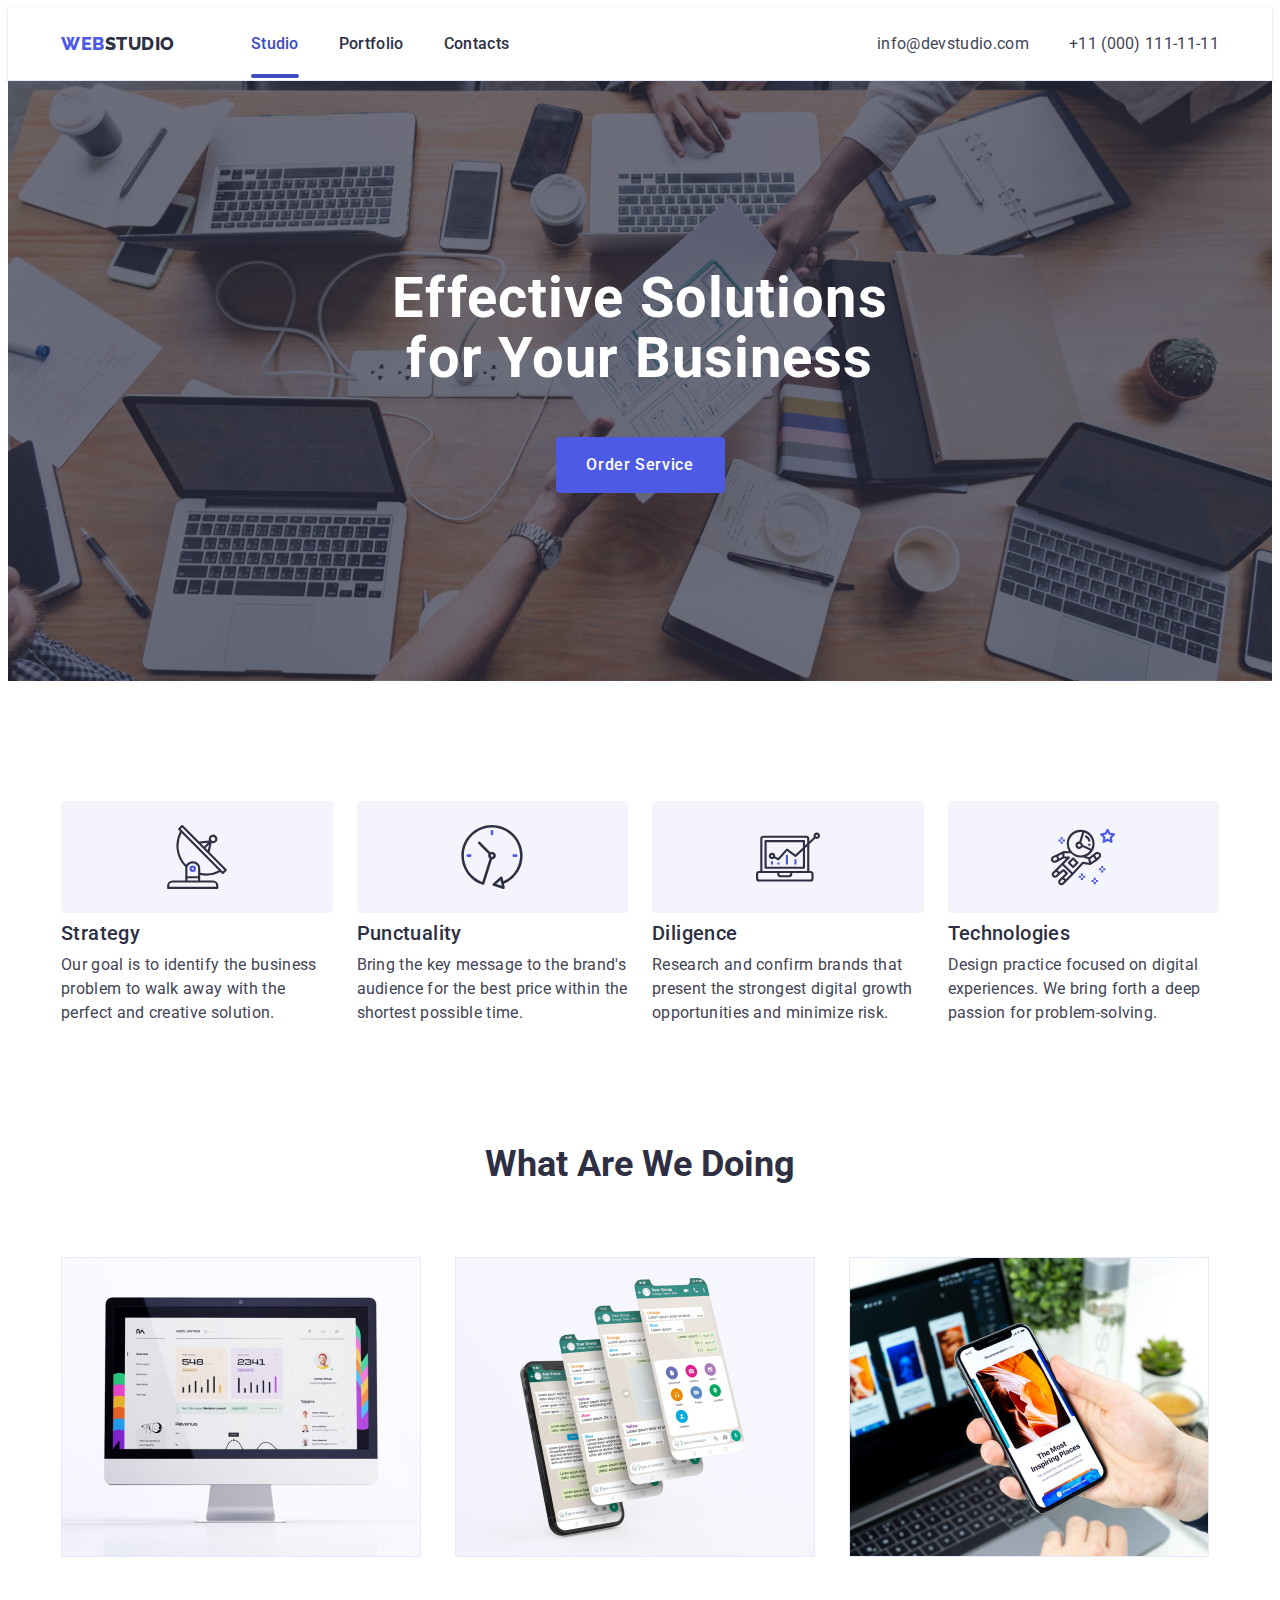
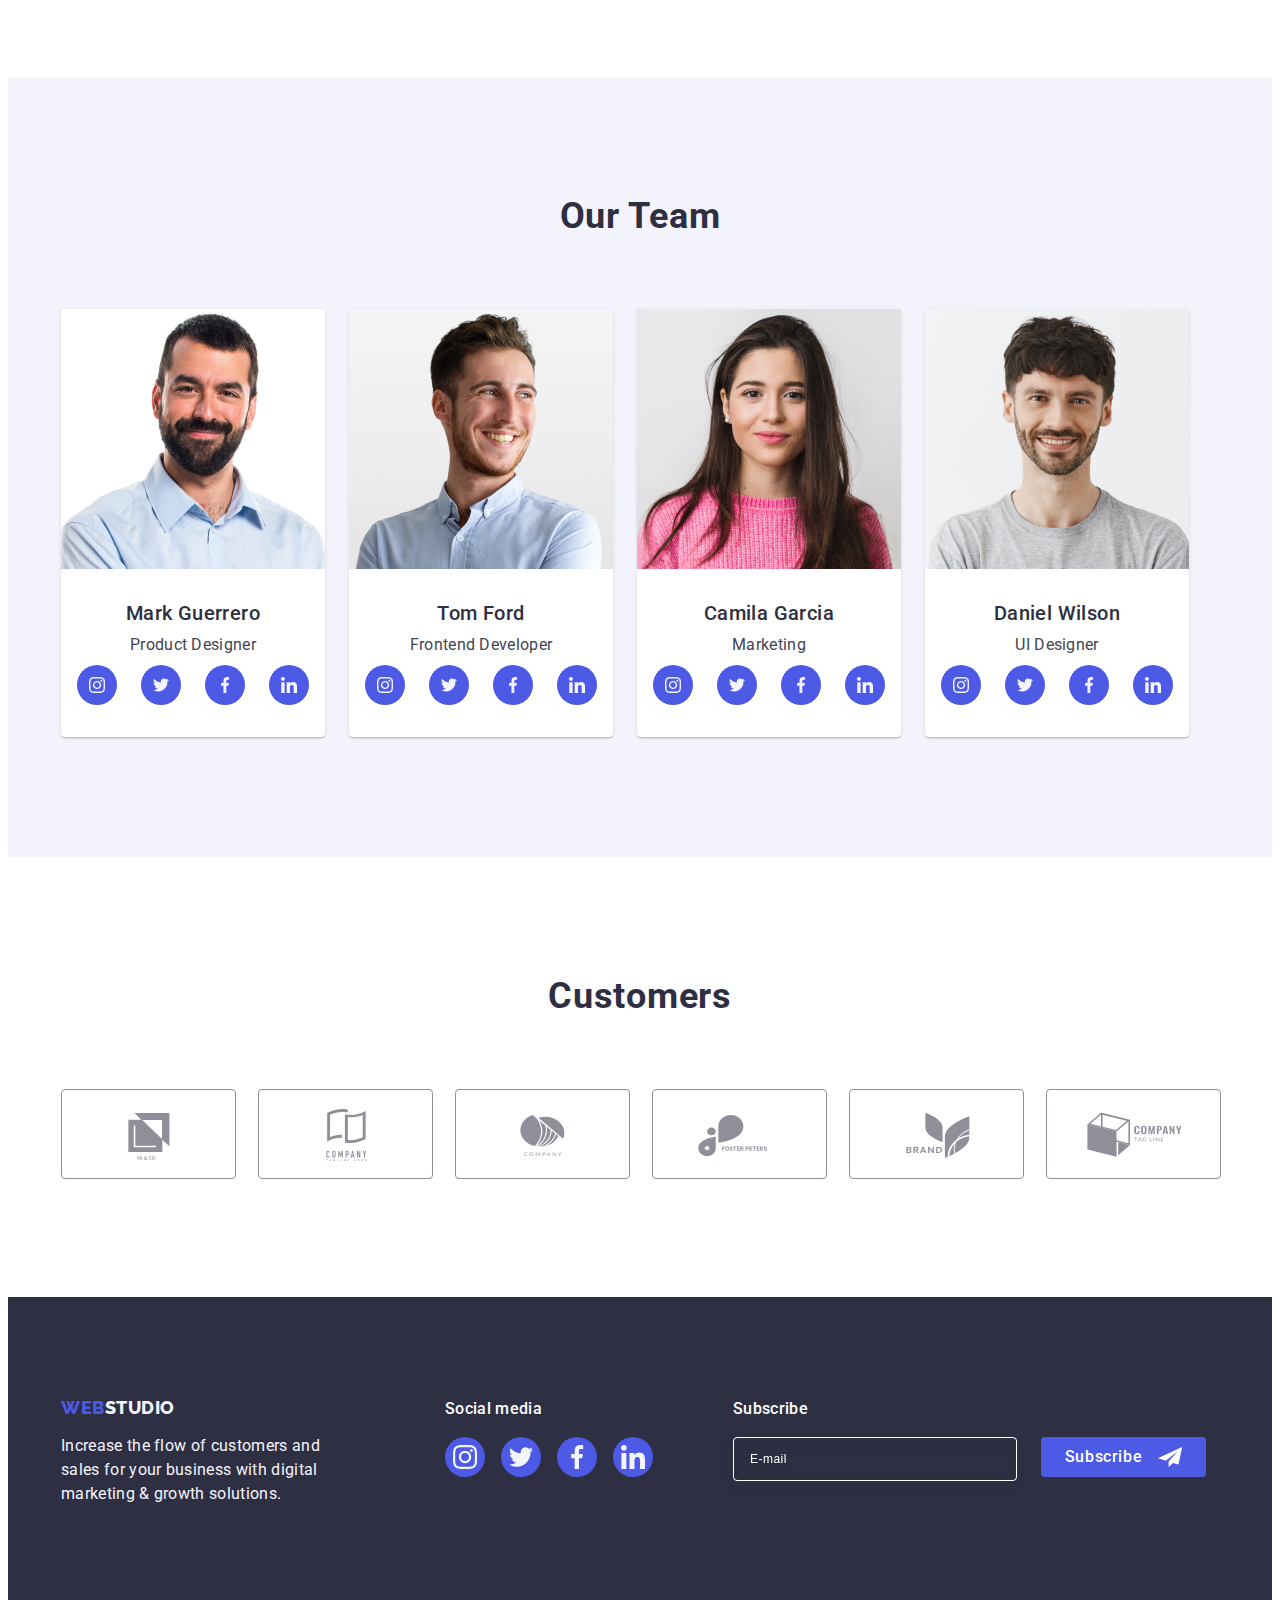
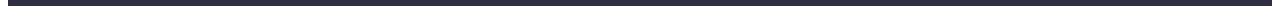
<file: index.html>
<!DOCTYPE html>
<html lang="en">
  <head>
    <meta charset="UTF-8" />
    <meta http-equiv="X-UA-Compatible" content="IE=edge" />
    <meta name="viewport" content="width=device-width, initial-scale=1.0" />
    <link rel="preconnect" href="https://fonts.googleapis.com" />
    <link rel="preconnect" href="https://fonts.gstatic.com" crossorigin />
    <link
      href="https://fonts.googleapis.com/css2?family=Raleway:wght@800&family=Roboto:wght@400;500;700&display=swap"
      rel="stylesheet"
    />
    <title>WebStudio</title>
    <link
      rel="stylesheet"
      href="https://cdnjs.cloudflare.com/ajax/libs/modern-normalize/2.0.0/modern-normalize.min.css"
      integrity="sha512-4xo8blKMVCiXpTaLzQSLSw3KFOVPWhm/TRtuPVc4WG6kUgjH6J03IBuG7JZPkcWMxJ5huwaBpOpnwYElP/m6wg=="
      crossorigin="anonymous"
      referrerpolicy="no-referrer"
    />
    <link rel="stylesheet" href="./css/styles.css" />
  </head>
  <body>
    <header class="header">
      <div class="header-container container">
        <nav class="nav">
          <a href="./index.html" class="header-logo link"
            >Web<span class="span-logo">Studio</span></a
          >
          <ul class="header-menu list">
            <li class="header-menu-item">
              <a href="./index.html" class="header-menu-link link current"
                >Studio</a
              >
            </li>
            <li class="header-menu-item">
              <a href="./portfolio.html" class="header-menu-link link"
                >Portfolio</a
              >
            </li>
            <li class="header-menu-item">
              <a href="" class="header-menu-link link">Contacts</a>
            </li>
          </ul>
        </nav>
        <address class="header-address">
          <ul class="header-address-list list">
            <li class="header-address-item">
              <a
                href="mailto:info@devstudio.com"
                class="header-address-link link"
                >info@devstudio.com</a
              >
            </li>
            <li class="header-address-item">
              <a href="tel:+110001111111" class="header-address-link link"
                >+11 (000) 111-11-11</a
              >
            </li>
          </ul>
        </address>
      </div>
    </header>
    <main class="main">
      <section class="hero-start">
        <div class="hero-start-container container">
          <h1 class="hero-start-title">
            Effective Solutions for Your Business
          </h1>

          <button type="button" class="hero-start-butoon" data-modal-open>
            Order Service
          </button>
        </div>
      </section>

      <section class="benefits">
        <div class="bebenefits-container container">
          <h2 class="visually-hidden">Benefits</h2>
          <ul class="benefits-list list">
            <li class="benefits-list-item">
              <div class="container-icon">
                <svg class="benefits-icon" width="64" height="64">
                  <use href="./images/icons.svg#icon-antenna"></use>
                </svg>
              </div>
              <h3 class="benefits-item-title">Strategy</h3>
              <p class="benefits-item-text">
                Our goal is to identify the business problem to walk away with
                the perfect and creative solution.
              </p>
            </li>
            <li class="benefits-list-item">
              <div class="container-icon">
                <svg class="benefits-icon" width="64" height="64">
                  <use href="./images/icons.svg#icon-clock"></use>
                </svg>
              </div>
              <h3 class="benefits-item-title">Punctuality</h3>
              <p class="benefits-item-text">
                Bring the key message to the brand's audience for the best price
                within the shortest possible time.
              </p>
            </li>
            <li class="benefits-list-item">
              <div class="container-icon">
                <svg class="benefits-icon" width="64" height="64">
                  <use href="./images/icons.svg#icon-diagram"></use>
                </svg>
              </div>
              <h3 class="benefits-item-title">Diligence</h3>
              <p class="benefits-item-text">
                Research and confirm brands that present the strongest digital
                growth opportunities and minimize risk.
              </p>
            </li>
            <li class="benefits-list-item">
              <div class="container-icon">
                <svg class="benefits-icon" width="64" height="64">
                  <use href="./images/icons.svg#icon-astronaut"></use>
                </svg>
              </div>
              <h3 class="benefits-item-title">Technologies</h3>
              <p class="benefits-item-text">
                Design practice focused on digital experiences. We bring forth a
                deep passion for problem-solving.
              </p>
            </li>
          </ul>
        </div>
      </section>

      <section class="product">
        <div class="product-container container">
          <h2 class="product-title">What are we doing</h2>
          <ul class="product-list list">
            <li class="product-list-item">
              <img
                src="./images/img-1.jpg"
                alt="Desktop App"
                width="360"
                height="300"
                class="product-list-img"
              />
            </li>
            <li class="product-list-item">
              <img
                src="./images/img-2.jpg"
                alt="Mobile App"
                width="360"
                height="300"
                class="product-list-img"
              />
            </li>
            <li class="product-list-item">
              <img
                src="./images/img-3.jpg"
                alt="Mobile App"
                width="360"
                height="300"
                class="product-list-img"
              />
            </li>
          </ul>
        </div>
      </section>

      <section class="team">
        <div class="team-container container">
          <h2 class="team-title">Our Team</h2>
          <ul class="team-list list">
            <li class="team-list-item">
              <img
                src="./images/face1.jpg"
                alt="Mark Guerrero photo"
                width="264"
                height="260"
                class="team-list-img"
              />
              <div class="team-name-container">
                <h3 class="team-list-name">Mark Guerrero</h3>
                <p class="team-list-text">Product Designer</p>
                <ul class="team-soc-list">
                  <li class="team-soc-item">
                    <a href="" class="team-soc-link">
                      <svg class="team-soc-svg" width="16" height="16">
                        <use href="./images/icons.svg#icon-instagram"></use>
                      </svg>
                    </a>
                  </li>
                  <li class="team-soc-item">
                    <a href="" class="team-soc-link">
                      <svg class="team-soc-svg" width="16" height="16">
                        <use href="./images/icons.svg#icon-twitter"></use>
                      </svg>
                    </a>
                  </li>
                  <li class="team-soc-item">
                    <a href="" class="team-soc-link">
                      <svg class="team-soc-svg" width="16" height="16">
                        <use href="./images/icons.svg#icon-facebook"></use>
                      </svg>
                    </a>
                  </li>
                  <li class="team-soc-item">
                    <a href="" class="team-soc-link">
                      <svg class="team-soc-svg" width="16" height="16">
                        <use href="./images/icons.svg#icon-linkedin"></use>
                      </svg>
                    </a>
                  </li>
                </ul>
              </div>
            </li>
            <li class="team-list-item">
              <img
                src="./images/face2.jpg"
                alt="Tom Ford"
                width="264"
                height="260"
                class="team-list-img"
              />
              <div class="team-name-container">
                <h3 class="team-list-name">Tom Ford</h3>
                <p class="team-list-text">Frontend Developer</p>
                <ul class="team-soc-list">
                  <li class="team-soc-item">
                    <a href="" class="team-soc-link">
                      <svg class="team-soc-svg" width="16" height="16">
                        <use href="./images/icons.svg#icon-instagram"></use>
                      </svg>
                    </a>
                  </li>
                  <li class="team-soc-item">
                    <a href="" class="team-soc-link">
                      <svg class="team-soc-svg" width="16" height="16">
                        <use href="./images/icons.svg#icon-twitter"></use>
                      </svg>
                    </a>
                  </li>
                  <li class="team-soc-item">
                    <a href="" class="team-soc-link">
                      <svg class="team-soc-svg" width="16" height="16">
                        <use href="./images/icons.svg#icon-facebook"></use>
                      </svg>
                    </a>
                  </li>
                  <li class="team-soc-item">
                    <a href="" class="team-soc-link">
                      <svg class="team-soc-svg" width="16" height="16">
                        <use href="./images/icons.svg#icon-linkedin"></use>
                      </svg>
                    </a>
                  </li>
                </ul>
              </div>
            </li>
            <li class="team-list-item">
              <img
                src="./images/face3.jpg"
                alt="Camila Garcia"
                width="264"
                height="260"
                class="team-list-img"
              />
              <div class="team-name-container">
                <h3 class="team-list-name">Camila Garcia</h3>
                <p class="team-list-text">Marketing</p>
                <ul class="team-soc-list">
                  <li class="team-soc-item">
                    <a href="" class="team-soc-link">
                      <svg class="team-soc-svg" width="16" height="16">
                        <use href="./images/icons.svg#icon-instagram"></use>
                      </svg>
                    </a>
                  </li>
                  <li class="team-soc-item">
                    <a href="" class="team-soc-link">
                      <svg class="team-soc-svg" width="16" height="16">
                        <use href="./images/icons.svg#icon-twitter"></use>
                      </svg>
                    </a>
                  </li>
                  <li class="team-soc-item">
                    <a href="" class="team-soc-link">
                      <svg class="team-soc-svg" width="16" height="16">
                        <use href="./images/icons.svg#icon-facebook"></use>
                      </svg>
                    </a>
                  </li>
                  <li class="team-soc-item">
                    <a href="" class="team-soc-link">
                      <svg class="team-soc-svg" width="16" height="16">
                        <use href="./images/icons.svg#icon-linkedin"></use>
                      </svg>
                    </a>
                  </li>
                </ul>
              </div>
            </li>
            <li class="team-list-item">
              <img
                src="./images/face4.jpg"
                alt="Daniel Wilson"
                width="264"
                height="260"
                class="team-list-img"
              />
              <div class="team-name-container">
                <h3 class="team-list-name">Daniel Wilson</h3>
                <p class="team-list-text">UI Designer</p>
                <ul class="team-soc-list">
                  <li class="team-soc-item">
                    <a href="" class="team-soc-link">
                      <svg class="team-soc-svg" width="16" height="16">
                        <use href="./images/icons.svg#icon-instagram"></use>
                      </svg>
                    </a>
                  </li>
                  <li class="team-soc-item">
                    <a href="" class="team-soc-link">
                      <svg class="team-soc-svg" width="16" height="16">
                        <use href="./images/icons.svg#icon-twitter"></use>
                      </svg>
                    </a>
                  </li>
                  <li class="team-soc-item">
                    <a href="" class="team-soc-link">
                      <svg class="team-soc-svg" width="16" height="16">
                        <use href="./images/icons.svg#icon-facebook"></use>
                      </svg>
                    </a>
                  </li>
                  <li class="team-soc-item">
                    <a href="" class="team-soc-link">
                      <svg class="team-soc-svg" width="16" height="16">
                        <use href="./images/icons.svg#icon-linkedin"></use>
                      </svg>
                    </a>
                  </li>
                </ul>
              </div>
            </li>
          </ul>
        </div>
      </section>

      <section class="customers">
        <div class="customers-container container">
          <h2 class="customers-title">Customers</h2>
          <ul class="customers-list">
            <li class="customers-list-item">
              <a href="" class="customers-list-link">
                <svg class="customers-list-svg" width="104" height="56">
                  <use href="./images/icons.svg#icon-customers-1"></use>
                </svg>
              </a>
            </li>
            <li class="customers-list-item">
              <a href="" class="customers-list-link">
                <svg class="customers-list-svg" width="104" height="56">
                  <use href="./images/icons.svg#icon-customers-2"></use>
                </svg>
              </a>
            </li>
            <li class="customers-list-item">
              <a href="" class="customers-list-link">
                <svg class="customers-list-svg" width="104" height="56">
                  <use href="./images/icons.svg#icon-customers-3"></use>
                </svg>
              </a>
            </li>
            <li class="customers-list-item">
              <a href="" class="customers-list-link">
                <svg class="customers-list-svg" width="104" height="56">
                  <use href="./images/icons.svg#icon-customers-4"></use>
                </svg>
              </a>
            </li>
            <li class="customers-list-item">
              <a href="" class="customers-list-link">
                <svg class="customers-list-svg" width="104" height="56">
                  <use href="./images/icons.svg#icon-customers-5"></use>
                </svg>
              </a>
            </li>
            <li class="customers-list-item">
              <a href="" class="customers-list-link">
                <svg class="customers-list-svg" width="104" height="56">
                  <use href="./images/icons.svg#icon-customers-6"></use>
                </svg>
              </a>
            </li>
          </ul>
        </div>
      </section>
    </main>
    <footer class="footer">
      <div class="footer-container container">
        <div class="footer-logo-container">
          <a href="./index.html" class="footer-logo link"
            >Web<span class="span-footer">Studio</span></a
          >
          <p class="footer-text">
            Increase the flow of customers and sales for your business with
            digital marketing & growth solutions.
          </p>
        </div>
        <div class="footer-soc">
          <p class="footer-soc-text">Social media</p>
          <ul class="footer-soc-list">
            <li class="footer-soc-item">
              <a href="" class="footer-soc-link"
                ><svg class="footer-svg" height="24" width="24">
                  <use href="./images/icons.svg#icon-instagram"></use>
                </svg>
              </a>
            </li>
            <li class="footer-soc-item">
              <a href="" class="footer-soc-link"
                ><svg class="footer-svg" height="24" width="24">
                  <use href="./images/icons.svg#icon-twitter"></use>
                </svg>
              </a>
            </li>
            <li class="footer-soc-item">
              <a href="" class="footer-soc-link"
                ><svg class="footer-svg" height="24" width="24">
                  <use href="./images/icons.svg#icon-facebook"></use>
                </svg>
              </a>
            </li>
            <li class="footer-soc-item">
              <a href="" class="footer-soc-link"
                ><svg class="footer-svg" height="24" width="24">
                  <use href="./images/icons.svg#icon-linkedin"></use>
                </svg>
              </a>
            </li>
          </ul>
        </div>
        <div class="footer-subscribe">
          <p class="footer-subscribe-title">Subscribe</p>
          <form class="footer-subscribe-form">
            <label class="footer-sub-label">
              <input
                type="email"
                name="email-footer"
                class="footer-email-input"
                placeholder="E-mail"
              />
            </label>
            <button type="submit" class="footer-submit-btn">
              Subscribe
              <svg height="24" width="24" class="footer-subscribe-svg">
                <use href="./images/icons.svg#icon-icon-send"></use>
              </svg>
            </button>
          </form>
        </div>
      </div>
    </footer>
    <div class="backdrop is-hidden" data-modal>
      <div class="modal">
        <button type="button" class="modal-btn" data-modal-close>
          <svg class="svg-close" width="8" height="8">
            <use href="./images/icons.svg#icon-close"></use>
          </svg>
        </button>
        <p class="modal-title">Leave your contacts and we will call you back</p>
        <form>
          <div class="modal-form-container">
            <label class="modal-label" for="user-name">Name </label>
            <div class="input-container">
              <input
                type="text"
                id="user-name"
                name="user-name"
                class="input"
              />
              <svg width="18" height="24" class="modal-svg">
                <use href="./images/icons.svg#icon-name"></use>
              </svg>
            </div>
          </div>
          <div class="modal-form-container">
            <label class="modal-label" for="user-tel">Phone </label>
            <div class="input-container">
              <input type="text" id="user-tel" name="user-tel" class="input" />
              <svg width="18" height="24" class="modal-svg">
                <use href="./images/icons.svg#icon-tel"></use>
              </svg>
            </div>
          </div>
          <div class="modal-form-container">
            <label class="modal-label" for="user-email">Email </label>
            <div class="input-container">
              <input
                type="text"
                id="user-email"
                name="user-emaile"
                class="input"
              />
              <svg width="18" height="24" class="modal-svg">
                <use href="./images/icons.svg#icon-email"></use>
              </svg>
            </div>
          </div>
          <div class="comment-container">
            <label for="user-comment" class="modal-label">Comment </label>
            <textarea
              name="user-comment"
              id="user-comment"
              cols="30"
              rows="10"
              placeholder="Text input"
              class="textarea-modal"
            ></textarea>
          </div>
          <div class="checkbox-modal-container">
            <input
              type="checkbox"
              id="user-privacy"
              value="true"
              name="user-privacy"
              class="checkbox-modal visually-hidden"
            />
            <label for="user-privacy" class="checkbox-modal-label">
              <span class="checkbox-modal-span">
                <svg width="10" height="8" class="svg-accept">
                  <use href="./images/icons.svg#icon-accept"></use>
                </svg>
              </span>
              I accept the terms and conditions of the
              <a href="" class="pp-link">Privacy Policy</a>
            </label>
          </div>
          <button type="submit" class="button-submit">Send</button>
        </form>
      </div>
    </div>
    <script src="./js/modal.js"></script>
  </body>
</html>
</file>
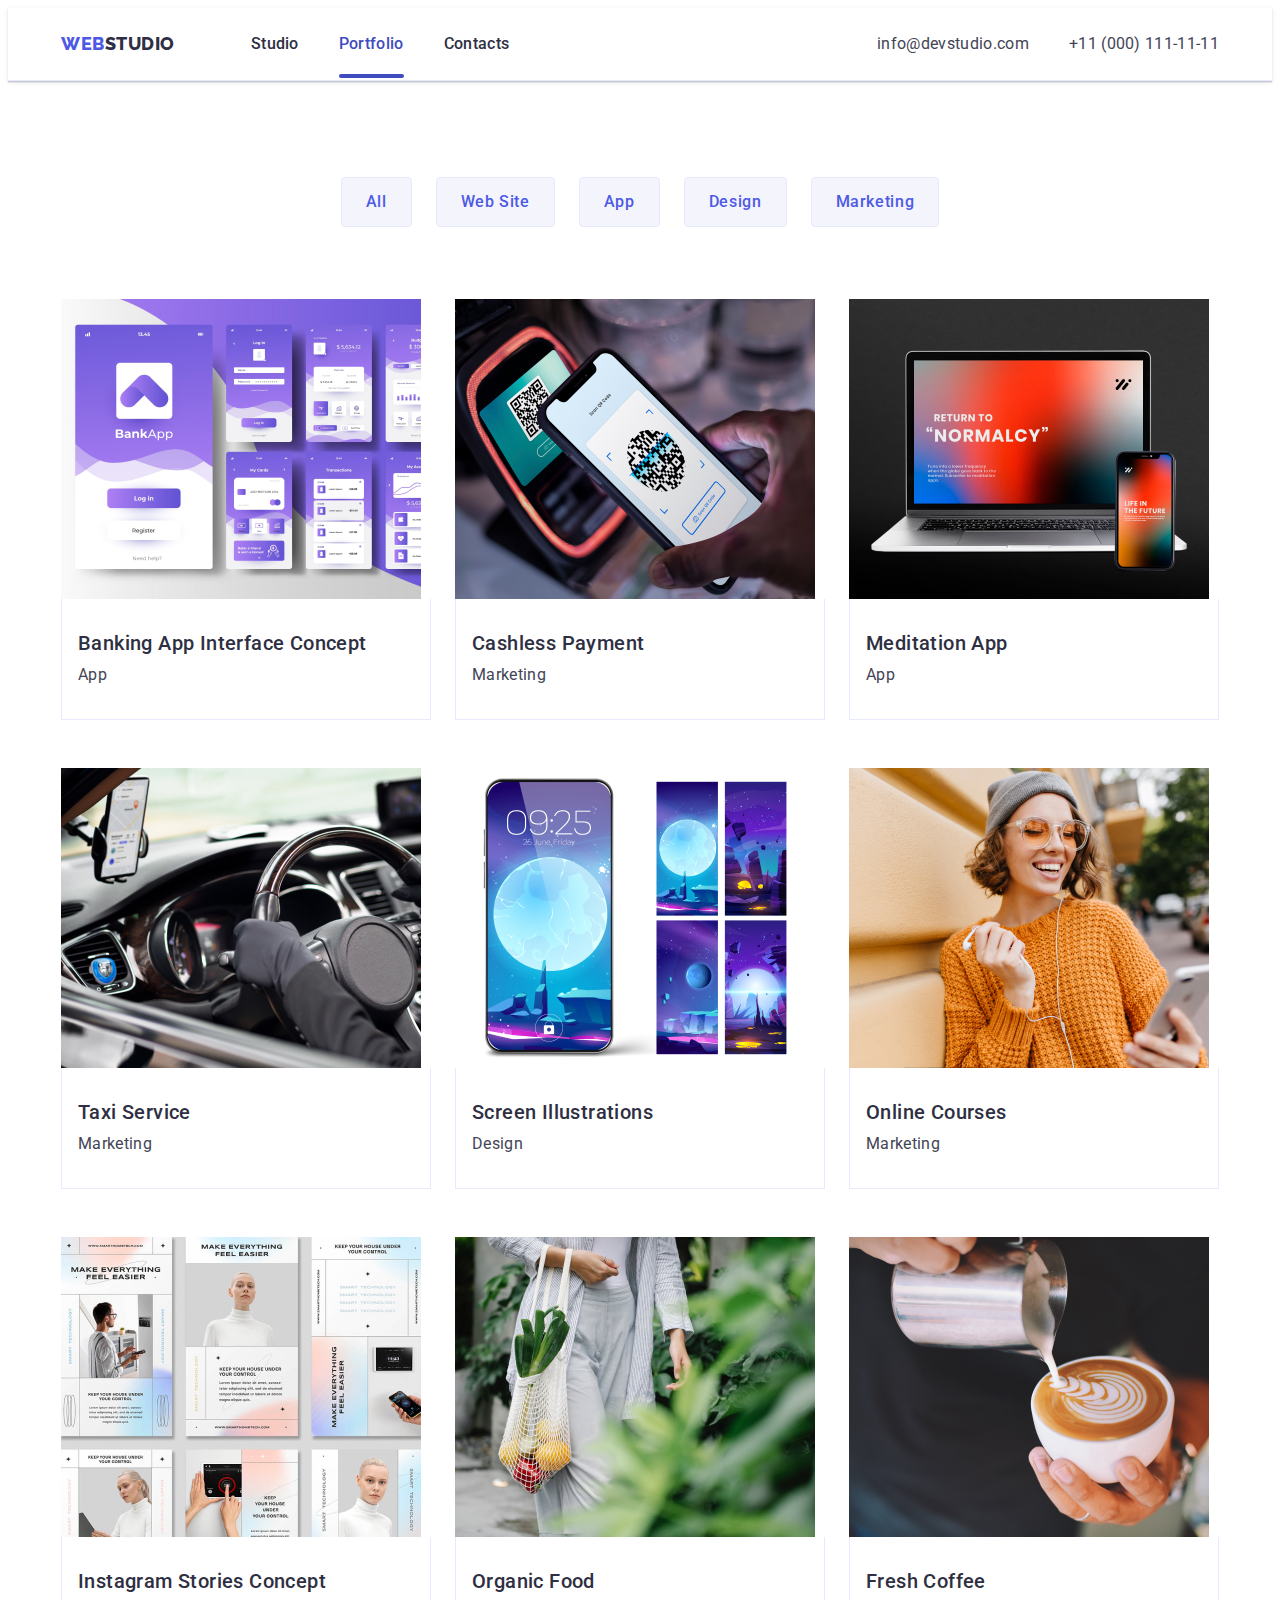
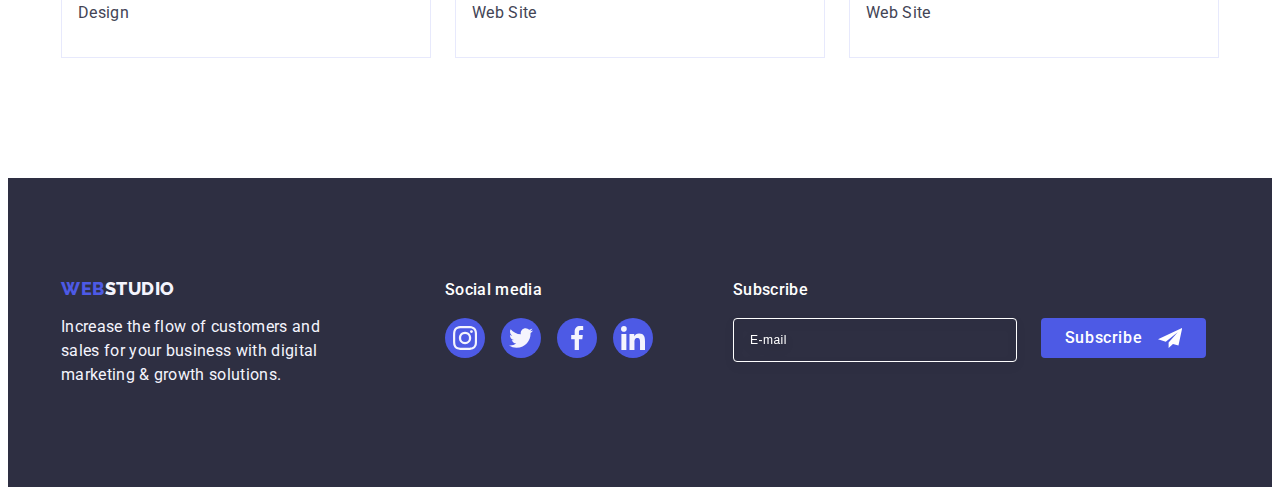
<file: portfolio.html>
<!DOCTYPE html>
<html lang="en">
  <head>
    <meta charset="UTF-8" />
    <meta http-equiv="X-UA-Compatible" content="IE=edge" />
    <meta name="viewport" content="width=device-width, initial-scale=1.0" />
    <link rel="preconnect" href="https://fonts.googleapis.com" />
    <link rel="preconnect" href="https://fonts.gstatic.com" crossorigin />
    <link
      href="https://fonts.googleapis.com/css2?family=Raleway:wght@800&family=Roboto:wght@400;500;700&display=swap"
      rel="stylesheet"
    />
    <title>WebStudio</title>
    <link
      rel="stylesheet"
      href="https://cdnjs.cloudflare.com/ajax/libs/modern-normalize/2.0.0/modern-normalize.min.css"
      integrity="sha512-4xo8blKMVCiXpTaLzQSLSw3KFOVPWhm/TRtuPVc4WG6kUgjH6J03IBuG7JZPkcWMxJ5huwaBpOpnwYElP/m6wg=="
      crossorigin="anonymous"
      referrerpolicy="no-referrer"
    />
    <link rel="stylesheet" href="./css/styles.css" />
  </head>
  <body>
    <header class="header">
      <div class="header-container container">
        <nav class="nav">
          <a href="./index.html" class="header-logo link"
            >Web<span class="span-logo">Studio</span></a
          >
          <ul class="header-menu list">
            <li class="header-menu-item">
              <a href="./index.html" class="header-menu-link link">Studio</a>
            </li>
            <li class="header-menu-item">
              <a href="./portfolio.html" class="header-menu-link link current"
                >Portfolio</a
              >
            </li>
            <li class="header-menu-item">
              <a href="" class="header-menu-link link">Contacts</a>
            </li>
          </ul>
        </nav>
        <address class="header-address">
          <ul class="header-address-list list">
            <li class="header-address-item">
              <a
                href="mailto:info@devstudio.com"
                class="header-address-link link"
                >info@devstudio.com</a
              >
            </li>
            <li class="header-address-item">
              <a href="tel:+110001111111" class="header-address-link link"
                >+11 (000) 111-11-11</a
              >
            </li>
          </ul>
        </address>
      </div>
    </header>

    <main class="hero-portfolio">
      <section class="hero-portfolio-start">
        <div class="hero-portfolio-start-container container">
          <h1 class="visually-hidden">Portfolio</h1>
          <ul class="hero-portfolio-menu list">
            <li class="hero-portfolio-menu-item">
              <button type="button" class="hero-menu-button">All</button>
            </li>
            <li class="hero-portfolio-menu-item">
              <button type="button" class="hero-menu-button">Web Site</button>
            </li>
            <li class="hero-portfolio-menu-item">
              <button type="button" class="hero-menu-button">App</button>
            </li>
            <li class="hero-portfolio-menu-item">
              <button type="button" class="hero-menu-button">Design</button>
            </li>
            <li class="hero-portfolio-menu-item">
              <button type="button" class="hero-menu-button">Marketing</button>
            </li>
          </ul>

          <ul class="hero-products-list list">
            <li class="hero-products-item">
              <a href="" class="product-link link">
                <div class="prod-img-countainer">
                  <img
                    src="./images/p-img1.jpg"
                    alt="Banking App"
                    class="hero-products-img"
                    width="360"
                  />
                  <p class="prod-hide-text">
                    14 Stylish and User-Friendly App Design Concepts · Task
                    Manager App · Calorie Tracker App · Exotic Fruit Ecommerce
                    App · Cloud Storage App
                  </p>
                </div>
                <div class="name-products-countainer">
                  <h2 class="hero-products-title">
                    Banking App Interface Concept
                  </h2>
                  <p class="hero-products-text">App</p>
                </div>
              </a>
            </li>

            <li class="hero-products-item">
              <a href="" class="product-link link">
                <div class="prod-img-countainer">
                  <img
                    src="./images/p-img2.jpg"
                    alt="Banking App"
                    class="hero-products-img"
                    width="360"
                  />
                  <p class="prod-hide-text">
                    14 Stylish and User-Friendly App Design Concepts · Task
                    Manager App · Calorie Tracker App · Exotic Fruit Ecommerce
                    App · Cloud Storage App
                  </p>
                </div>
                <div class="name-products-countainer">
                  <h2 class="hero-products-title">Cashless Payment</h2>
                  <p class="hero-products-text">Marketing</p>
                </div>
              </a>
            </li>

            <li class="hero-products-item">
              <a href="" class="product-link link">
                <div class="prod-img-countainer">
                  <img
                    src="./images/p-img3.jpg"
                    alt="Banking App"
                    class="hero-products-img"
                    width="360"
                  />
                  <p class="prod-hide-text">
                    14 Stylish and User-Friendly App Design Concepts · Task
                    Manager App · Calorie Tracker App · Exotic Fruit Ecommerce
                    App · Cloud Storage App
                  </p>
                </div>
                <div class="name-products-countainer">
                  <h2 class="hero-products-title">Meditation App</h2>
                  <p class="hero-products-text">App</p>
                </div>
              </a>
            </li>

            <li class="hero-products-item">
              <a href="" class="product-link link">
                <div class="prod-img-countainer">
                  <img
                    src="./images/p-img4.jpg"
                    alt="Banking App"
                    class="hero-products-img"
                    width="360"
                  />
                  <p class="prod-hide-text">
                    14 Stylish and User-Friendly App Design Concepts · Task
                    Manager App · Calorie Tracker App · Exotic Fruit Ecommerce
                    App · Cloud Storage App
                  </p>
                </div>
                <div class="name-products-countainer">
                  <h2 class="hero-products-title">Taxi Service</h2>
                  <p class="hero-products-text">Marketing</p>
                </div>
              </a>
            </li>
            <li class="hero-products-item">
              <a href="" class="product-link link">
                <div class="prod-img-countainer">
                  <img
                    src="./images/p-img5.jpg"
                    alt="Banking App"
                    class="hero-products-img"
                    width="360"
                  />
                  <p class="prod-hide-text">
                    14 Stylish and User-Friendly App Design Concepts · Task
                    Manager App · Calorie Tracker App · Exotic Fruit Ecommerce
                    App · Cloud Storage App
                  </p>
                </div>
                <div class="name-products-countainer">
                  <h2 class="hero-products-title">Screen Illustrations</h2>
                  <p class="hero-products-text">Design</p>
                </div>
              </a>
            </li>
            <li class="hero-products-item">
              <a href="" class="product-link link">
                <div class="prod-img-countainer">
                  <img
                    src="./images/p-img6.jpg"
                    alt="Banking App"
                    class="hero-products-img"
                    width="360"
                  />
                  <p class="prod-hide-text">
                    14 Stylish and User-Friendly App Design Concepts · Task
                    Manager App · Calorie Tracker App · Exotic Fruit Ecommerce
                    App · Cloud Storage App
                  </p>
                </div>
                <div class="name-products-countainer">
                  <h2 class="hero-products-title">Online Courses</h2>
                  <p class="hero-products-text">Marketing</p>
                </div>
              </a>
            </li>

            <li class="hero-products-item">
              <a href="" class="product-link link">
                <div class="prod-img-countainer">
                  <img
                    src="./images/p-img7.jpg"
                    alt="Banking App"
                    class="hero-products-img"
                    width="360"
                  />
                  <p class="prod-hide-text">
                    14 Stylish and User-Friendly App Design Concepts · Task
                    Manager App · Calorie Tracker App · Exotic Fruit Ecommerce
                    App · Cloud Storage App
                  </p>
                </div>
                <div class="name-products-countainer">
                  <h2 class="hero-products-title">Instagram Stories Concept</h2>
                  <p class="hero-products-text">Design</p>
                </div>
              </a>
            </li>
            <li class="hero-products-item">
              <a href="" class="product-link link">
                <div class="prod-img-countainer">
                  <img
                    src="./images/p-img8.jpg"
                    alt="Banking App"
                    class="hero-products-img"
                    width="360"
                  />
                  <p class="prod-hide-text">
                    14 Stylish and User-Friendly App Design Concepts · Task
                    Manager App · Calorie Tracker App · Exotic Fruit Ecommerce
                    App · Cloud Storage App
                  </p>
                </div>
                <div class="name-products-countainer">
                  <h2 class="hero-products-title">Organic Food</h2>
                  <p class="hero-products-text">Web Site</p>
                </div>
              </a>
            </li>
            <li class="hero-products-item">
              <a href="" class="product-link link">
                <div class="prod-img-countainer">
                  <img
                    src="./images/p-img9.jpg"
                    alt="Banking App"
                    class="hero-products-img"
                    width="360"
                  />
                  <p class="prod-hide-text">
                    14 Stylish and User-Friendly App Design Concepts · Task
                    Manager App · Calorie Tracker App · Exotic Fruit Ecommerce
                    App · Cloud Storage App
                  </p>
                </div>
                <div class="name-products-countainer">
                  <h2 class="hero-products-title">Fresh Coffee</h2>
                  <p class="hero-products-text">Web Site</p>
                </div>
              </a>
            </li>
          </ul>
        </div>
      </section>
    </main>

    <footer class="footer">
      <div class="footer-container container">
        <div class="footer-logo-container">
          <a href="./index.html" class="footer-logo link"
            >Web<span class="span-footer">Studio</span></a
          >
          <p class="footer-text">
            Increase the flow of customers and sales for your business with
            digital marketing & growth solutions.
          </p>
        </div>
        <div class="footer-soc">
          <p class="footer-soc-text">Social media</p>
          <ul class="footer-soc-list">
            <li class="footer-soc-item">
              <a href="" class="footer-soc-link"
                ><svg class="footer-svg" height="24" width="24">
                  <use href="./images/icons.svg#icon-instagram"></use>
                </svg>
              </a>
            </li>
            <li class="footer-soc-item">
              <a href="" class="footer-soc-link"
                ><svg class="footer-svg" height="24" width="24">
                  <use href="./images/icons.svg#icon-twitter"></use>
                </svg>
              </a>
            </li>
            <li class="footer-soc-item">
              <a href="" class="footer-soc-link"
                ><svg class="footer-svg" height="24" width="24">
                  <use href="./images/icons.svg#icon-facebook"></use>
                </svg>
              </a>
            </li>
            <li class="footer-soc-item">
              <a href="" class="footer-soc-link"
                ><svg class="footer-svg" height="24" width="24">
                  <use href="./images/icons.svg#icon-linkedin"></use>
                </svg>
              </a>
            </li>
          </ul>
        </div>
        <div class="footer-subscribe">
          <p class="footer-subscribe-title">Subscribe</p>
          <form class="footer-subscribe-form">
            <label class="footer-sub-label">
              <input
                type="email"
                name="email-footer"
                class="footer-email-input"
                placeholder="E-mail"
              />
            </label>
            <button type="submit" class="footer-submit-btn">
              Subscribe
              <svg height="24" width="24" class="footer-subscribe-svg">
                <use href="./images/icons.svg#icon-icon-send"></use>
              </svg>
            </button>
          </form>
        </div>
      </div>
    </footer>
  </body>
</html>
</file>
<file: css/styles.css>
:root {
  --active-color: #404bbf;
  --title-color: #2e2f42;
  --button-color: #f4f4fd;
  --p-color: #434455;
  --button-main-color: #4d5ae5;
  --button-portfolio-main: #e7e9fc;
  --white: #ffffff;
  --customers-color: #8e8f99;
}

body {
  font-family: "Roboto", sans-serif;
  color: #434455;
  background-color: #ffffff;
}
p,
h1,
h2,
h3,
h4,
h5,
h6 {
  margin-top: 0;
  margin-bottom: 0;
}
.visually-hidden {
  position: absolute;
  width: 1px;
  height: 1px;
  margin: -1px;
  border: 0;
  padding: 0;

  white-space: nowrap;
  clip-path: inset(100%);
  clip: rect(0 0 0 0);
  overflow: hidden;
}

ul {
  margin-top: 0;
  margin-bottom: 0;
  padding-left: 0;
  list-style-type: none;
}

img {
  display: block;
}

.link {
  text-decoration: none;
}

.container {
  width: 1158px;
  padding-left: 15px;
  padding-right: 15px;
  margin: 0 auto;
}
/**----------------INDEX-------------**/

.hero-start-container {
}

.hero-start {
  background-color: #2e2f42;
  text-align: center;
  padding-top: 188px;
  padding-bottom: 188px;
  display: flex;
  background-image: linear-gradient(
      to bottom,
      rgba(46, 47, 66, 0.7),
      rgba(46, 47, 66, 0.7)
    ),
    url(../images/hero-image.jpg);
  max-width: 1440px;
  background-repeat: no-repeat;
  background-position: center;
  background-size: cover;
  margin: 0 auto;
}
.hero-start-title {
  font-weight: 700;
  font-size: 56px;
  line-height: 1.07;
  letter-spacing: 0.02em;
  color: #ffffff;
  max-width: 496px;
  margin: 0 auto;
  margin-bottom: 48px;
}
.hero-start-butoon {
  font-family: "Roboto", sans-serif;
  font-style: normal;
  font-weight: 500;
  font-size: 16px;
  line-height: 1.5;
  letter-spacing: 0.04em;
  color: #ffffff;
  background: #4d5ae5;
  cursor: pointer;
  display: block;
  min-width: 169px;
  height: 56px;
  border: none;
  background-color: var(--button-main-color);
  border-radius: 4px;
  margin: 0 auto;
  transition: background-color 250ms cubic-bezier(0.4, 0, 0.2, 1);
}

.hero-start-butoon:hover {
  background-color: #404bbf;
}

.hero-start-butoon:focus {
  background-color: #404bbf;
}
/**----------------INDEX-Benefits---------------**/
.benefits {
  padding: 120px 0;
}
.benefits-list {
  display: flex;
  gap: 24px;
}

.benefits-list-item {
  width: calc((100% - 72px) / 4);
}
.container-icon {
  display: flex;
  align-items: center;
  justify-content: center;
  height: 112px;
  background-color: #f4f4fd;
  border-radius: 4px;
  margin-bottom: 8px;
}
.benefits-icon {
}
.benefits-item-title {
  font-weight: 500;
  font-size: 20px;
  line-height: 1.2;
  letter-spacing: 0.02em;
  color: var(--title-color);
  margin-bottom: 8px;
}
.benefits-item-text {
  font-size: 16px;
  line-height: 1.5;
  letter-spacing: 0.02em;
  color: #434455;
}

/**---------------INDEX-PRODUCT--------------**/
.product {
  padding-bottom: 120px;
}
.product-title {
  font-weight: 700;
  font-size: 36px;
  line-height: 1.11;
  text-align: center;
  text-transform: capitalize;
  color: var(--title-color);
  margin-bottom: 72px;
}

.product-list {
  display: flex;
  gap: 24px;
}
.product-list-item {
  width: calc((100% - 48px) / 3);
}
.product-list-img {
}

/**----------------TEAM---------------**/

.team {
  padding-top: 120px;
  padding-bottom: 120px;
  background-color: #f4f4fd;
}
.team-container {
}
.team-title {
  font-weight: 700;
  font-size: 36px;
  line-height: 1.11;
  letter-spacing: 0.02em;
  text-align: center;
  text-transform: capitalize;
  color: var(--title-color);
  margin-bottom: 72px;
}
.team-list {
  display: flex;
  gap: 24px;
}
.team-list-item {
  background-color: #ffffff;
  width: calc((100% -72) / 4);
  border-radius: 0px 0px 4px 4px;
  box-shadow: 0px 1px 6px rgba(46, 47, 66, 0.08),
    0px 1px 1px rgba(46, 47, 66, 0.16), 0px 2px 1px rgba(46, 47, 66, 0.08);
}

.team-list-img {
}

.team-name-container {
  padding-top: 32px;
  padding-bottom: 32px;
}
.team-list-name {
  font-weight: 500;
  font-size: 20px;
  line-height: 1.2;
  letter-spacing: 0.02em;
  color: var(--title-color);
  text-align: center;
  margin-bottom: 8px;
}
.team-list-text {
  font-size: 16px;
  line-height: 1.5;
  letter-spacing: 0.02em;
  color: #434455;
  text-align: center;
}
.team-soc-list {
  display: flex;
  justify-content: center;
  gap: 24px;
  padding-top: 8px;
}
.team-soc-item {
  width: 40px;
  height: 40px;
}

.team-soc-link {
  width: 100%;
  height: 100%;
  background-color: var(--button-main-color);
  border-radius: 50%;
  display: flex;
  align-items: center;
  justify-content: center;
  transition: background-color 250ms cubic-bezier(0.4, 0, 0.2, 1);
}

.team-soc-link:is(:hover, :focus) {
  background-color: #404bbf;
}
.team-soc-svg {
  fill: #f4f4fd;
}
/**----------------HEADER-------------**/
.header-container {
  display: flex;
}
.nav {
  display: flex;
  align-items: center;
}
.header {
  border-bottom: 1px solid #e7e9fc;
  box-shadow: 0px 2px 1px rgba(46, 47, 66, 0.08),
    0px 1px 1px rgba(46, 47, 66, 0.16), 0px 1px 6px rgba(46, 47, 66, 0.08);
}

.header-logo {
  font-family: "Raleway", sans-serif;
  font-weight: 800;
  font-size: 18px;
  line-height: 1.17;
  letter-spacing: 0.03em;
  text-transform: uppercase;
  color: #4d5ae5;
  margin-right: 76px;
}

.header-logo span {
  color: #2e2f42;
}

.list {
  list-style-type: none;
}

.header-menu {
  display: flex;
  gap: 40px;
}

.header-menu-item {
  padding-top: 24px;
  padding-bottom: 24px;
}

.header-menu-link {
  font-weight: 500;
  font-size: 16px;
  line-height: 1.5;
  letter-spacing: 0.02em;
  color: #2e2f42;
  padding-top: 24px;
  padding-bottom: 24px;
  transition: color 250ms cubic-bezier(0.4, 0, 0.2, 1);
}

.header-menu-link:is(:hover, :focus) {
  color: var(--active-color);
}

.current {
  position: relative;
  color: #404bbf;
}
.current::after {
  content: "";
  position: absolute;
  width: 100%;
  height: 4px;
  left: 0;
  bottom: -1px;
  border-radius: 2px;
  background-color: #404bbf;
}

.header-address {
  font-style: normal;
  display: flex;
  margin-left: auto;
}
.header-address-list {
  list-style-type: none;
  display: flex;
  gap: 40px;
  padding-top: 24px;
  padding-bottom: 24px;
}
.header-address-item {
}
.header-address-link {
  font-style: normal;
  font-size: 16px;
  line-height: 1.5;
  letter-spacing: 0.02em;
  color: #434455;
  transition: color 250ms cubic-bezier(0.4, 0, 0.2, 1);
}

.header-address-link:is(:hover, :focus) {
  color: var(--active-color);
}
/**----------------PORTFOLIO-HERO-------------**/
.hero-portfolio-start-container {
}
.hero-portfolio {
}
.hero-portfolio-start {
  padding-top: 96px;
  padding-bottom: 120px;
}
.hero-portfolio-menu {
  display: flex;
  justify-content: center;
  gap: 24px;
  margin-bottom: 72px;
}
.hero-portfolio-menu-item {
  list-style-type: none;
}
.hero-menu-button {
  font-family: "Roboto", sans-serif;
  font-style: normal;
  font-weight: 500;
  font-size: 16px;
  line-height: 1.5;
  text-align: center;
  letter-spacing: 0.04em;
  color: #4d5ae5;
  cursor: pointer;
  background-color: var(--button-color);
  padding: 12px 24px;
  border: 1px solid var(--button-portfolio-main);
  border-radius: 4px;
  transition: color 250ms cubic-bezier(0.4, 0, 0.2, 1),
    background-color 250ms cubic-bezier(0.4, 0, 0.2, 1),
    border 250ms cubic-bezier(0.4, 0, 0.2, 1);
  transition: color 250ms cubic-bezier(0.4, 0, 0.2, 1),
    background-color 250ms cubic-bezier(0.4, 0, 0.2, 1),
    border-color 250ms cubic-bezier(0.4, 0, 0.2, 1),
    box-shadow 250ms cubic-bezier(0.4, 0, 0.2, 1);
}

.hero-menu-button:hover {
  color: #ffffff;
  background-color: #404bbf;
  flex: none;
  border: 1px solid transparent;
  box-shadow: 0px 3px 1px rgba(0, 0, 0, 0.1), 0px 2px 1px rgba(0, 0, 0, 0.08),
    0px 2px 2px rgba(0, 0, 0, 0.12);
}

.hero-menu-button:focus {
  background-color: #404bbf;
  color: #ffffff;
  flex: none;
  border: 1px solid transparent;
  box-shadow: 0px 3px 1px rgba(0, 0, 0, 0.1), 0px 2px 1px rgba(0, 0, 0, 0.08),
    0px 2px 2px rgba(0, 0, 0, 0.12);
}

/**------------------PORTFOLIO-HERO-PRODUCTS---------------**/

.hero-products {
}
.hero-products-menu {
  list-style-type: none;
}
.hero-products-list {
  display: flex;
  flex-wrap: wrap;
  column-gap: 24px;
  row-gap: 48px;
}
.hero-products-item {
  width: calc((100% - 48px) / 3);
}
.hero-products-img {
}
.prod-img-countainer {
  position: relative;
  overflow: hidden;
}
.prod-hide-text {
  position: absolute;
  top: 0;
  font-size: 16px;
  line-height: 1.5;
  letter-spacing: 0.02em;
  color: var(--button-color);
  padding: 40px 32px;
  background-color: #4d5ae5;
  height: 100%;
  width: 100%;
  transform: translateY(100%);
  transition: transform 250ms cubic-bezier(0.4, 0, 0.2, 1);
}

.product-link:hover .prod-hide-text {
  transform: translate(0);
}
.product-link:focus .prod-hide-text {
  transform: translate(0);
}
.name-products-countainer {
  padding: 32px 16px;
  border: 1px solid #e7e9fc;
  border-top: none;
}
.hero-products-title {
  font-weight: 500;
  font-size: 20px;
  line-height: 1.2;
  letter-spacing: 0.02em;
  color: var(--title-color);
  margin-bottom: 8px;
}
.hero-products-text {
  font-size: 16px;
  line-height: 1.5;
  letter-spacing: 0.02em;
  color: var(--p-color);
}

.hero-prod {
}
.product-link {
  display: block;
  transition: box-shadow 250ms cubic-bezier(0.4, 0, 0.2, 1);
}

.product-link:is(:hover, :focus) {
  box-shadow: 0px 1px 6px rgba(46, 47, 66, 0.08),
    0px 1px 1px rgba(46, 47, 66, 0.16), 0px 2px 1px rgba(46, 47, 66, 0.08);
}

/*-------------CUSTOMERS--------------------*/

.customers {
  padding-top: 120px;
  padding-bottom: 120px;
}

.customers-container {
}

.customers-title {
  font-weight: 700;
  font-size: 36px;
  line-height: 1.11;
  text-align: center;
  letter-spacing: 0.02em;
  text-transform: capitalize;
  color: var(--title-color);
  margin-bottom: 72px;
}

.customers-list {
  display: flex;
  gap: 24px;
}

.customers-list-item {
  width: calc((100% - 120px) / 6);
  height: 88px;
}

.customers-list-link {
  width: 100%;
  height: 100%;
  border: 1px solid #8e8f99;
  border-radius: 4px;
  display: flex;
  align-items: center;
  justify-content: center;
  color: var(--customers-color);
  transition: border-color 250ms cubic-bezier(0.4, 0, 0.2, 1),
    color 250ms cubic-bezier(0.4, 0, 0.2, 1);
}

.customers-list-link:is(:hover, :focus) {
  border-color: #404bbf;
  color: #404bbf;
}
.customers-list-svg {
  fill: currentColor;
}
/**-----------FOOTER---------**/

.footer-logo {
  font-family: "Raleway", sans-serif;
  font-weight: 800;
  font-size: 18px;
  line-height: 1.17;
  letter-spacing: 0.03em;
  text-transform: uppercase;
  color: #4d5ae5;
  display: inline-block;
  margin-bottom: 16px;
}

footer {
  background-color: #2e2f42;
  padding-top: 100px;
  padding-bottom: 100px;
}

.footer-container {
  display: flex;
  align-items: baseline;
}
.footer-logo-container {
  margin-right: 120px;
}
.footer-soc-text {
  font-weight: 500;
  font-size: 16px;
  line-height: 1.5;
  letter-spacing: 0.02em;
  color: var(--white);
  margin-bottom: 16px;
}
.footer-soc-list {
  display: flex;
  gap: 16px;
}

.footer-soc-item {
  width: 40px;
  height: 40px;
}

.footer-soc-link {
  width: 100%;
  height: 100%;
  background-color: var(--button-main-color);
  border-radius: 50%;
  display: flex;
  align-items: center;
  justify-content: center;
  transition: background-color 250ms cubic-bezier(0.4, 0, 0.2, 1);
}
.footer-soc-link:is(:hover, :focus) {
  background-color: #31d0aa;
}

.footer-svg {
  fill: var(--button-color);
}

.footer-logo span {
  color: #f4f4fd;
}

.footer-text {
  font-size: 16px;
  line-height: 1.5;
  letter-spacing: 0.02em;
  color: #f4f4fd;
  max-width: 264px;
}

.footer-subscribe {
  margin-left: 80px;
}

.footer-subscribe-title {
  font-weight: 500;
  font-size: 16px;
  line-height: 1.5;
  letter-spacing: 0.02em;
  color: var(--white);
  margin-bottom: 16px;
}

.footer-subscribe-form {
  display: flex;
  gap: 24px;
}
.footer-sub-label {
}

.footer-email-input {
  width: 264px;
  height: 40px;
  background-color: transparent;
  border: 1px solid #ffffff;
  border-radius: 4px;
  font-size: 12px;
  line-height: 1.5;
  display: flex;
  align-items: center;
  letter-spacing: 0.04em;
  color: var(--white);
  padding-left: 16px;
  filter: drop-shadow(0px 4px 4px rgba(0, 0, 0, 0.15));
}
.footer-email-input::placeholder {
  color: #ffffff;
}

.footer-submit-btn {
  font-family: "Roboto", sans-serif;
  min-width: 165px;
  height: 40px;
  font-size: 16px;
  line-height: 1.5;
  letter-spacing: 0.04em;
  font-weight: 500;
  display: flex;
  justify-content: center;
  align-items: center;
  background-color: #4d5ae5;
  cursor: pointer;
  color: var(--white);
  border: none;
  border-radius: 4px;
  transition: background-color 250ms cubic-bezier(0.4, 0, 0.2, 1);
}

.footer-submit-btn:is(:hover, :focus) {
  background-color: #404bbf;
}

.footer-subscribe-svg {
  margin-left: 16px;
}
/*---------------------------MODAL----------------------------*/
.backdrop {
  position: fixed;
  top: 0;
  width: 100%;
  height: 100%;
  background-color: rgba(46, 47, 66, 0.4);
  transition: opacity 250ms cubic-bezier(0.4, 0, 0.2, 1),
    visibility 250ms cubic-bezier(0.4, 0, 0.2, 1);
}
.modal {
  position: absolute;
  top: 50%;
  left: 50%;
  transform: translate(-50%, -50%);
  width: 408px;
  min-height: 584px;
  background-color: #fcfcfc;
  border-radius: 4px;
  box-shadow: 0px 1px 1px rgba(0, 0, 0, 0.14), 0px 1px 3px rgba(0, 0, 0, 0.12),
    0px 2px 1px rgba(0, 0, 0, 0.2);
  transition: transform 250ms cubic-bezier(0.4, 0, 0.2, 1);
  padding: 72px 24px 24px 24px;
}

.modal-btn {
  position: absolute;
  width: 24px;
  height: 24px;
  right: 24px;
  top: 24px;
  display: flex;
  align-items: center;
  justify-content: center;
  background-color: #e7e9fc;
  border: 1px solid rgba(0, 0, 0, 0.1);
  border-radius: 50%;
  padding: 0;
  cursor: pointer;
  box-shadow: 0px 1px 1px rgba(0, 0, 0, 0.14), 0px 1px 3px rgba(0, 0, 0, 0.12),
    0px 2px 1px rgba(0, 0, 0, 0.2);
  transition: background-color 250ms cubic-bezier(0.4, 0, 0.2, 1),
    border 250ms cubic-bezier(0.4, 0, 0.2, 1);
}

.svg-close {
  transition: fill 250ms cubic-bezier(0.4, 0, 0.2, 1);
}

.modal-btn:hover {
  background-color: #404bbf;
  border: none;
  fill: #ffffff;
}
.modal-btn:focus {
  background-color: #404bbf;
  border: none;
  fill: #ffffff;
}

.is-hidden {
  opacity: 0;
  visibility: hidden;
  pointer-events: none;
}

.modal-title {
  font-weight: 500;
  font-size: 16px;
  line-height: 1.5;
  text-align: center;
  letter-spacing: 0.02em;
  color: var(--title-color);
  margin-bottom: 16px;
}

.modal-form-container {
  margin-bottom: 8px;
}
.modal-label {
  font-size: 12px;
  line-height: 1.17;
  letter-spacing: 0.04em;
  color: var(--customers-color);
  display: block;
  margin-bottom: 4px;
}

.input-container {
  position: relative;
}
.input {
  width: 100%;
  height: 40px;
  border: 1px solid rgba(46, 47, 66, 0.4);
  border-radius: 4px;
  background-color: transparent;
  padding-left: 38px;
  outline: transparent;
  transition: border-color 250ms cubic-bezier(0.4, 0, 0.2, 1);
}

.input:focus {
  border-color: #4d5ae5;
}

.modal-svg {
  position: absolute;
  left: 16px;
  top: 50%;
  transform: translateY(-50%);
  transition: fill 250ms cubic-bezier(0.4, 0, 0.2, 1);
}

.input:focus + .modal-svg {
  fill: #4d5ae5;
}

.comment-container {
  margin-bottom: 16px;
}
.textarea-modal {
  width: 100%;
  height: 120px;
  font-size: 12px;
  line-height: 1.17;
  letter-spacing: 0.04em;
  color: rgba(46, 47, 66, 0.4);
  border: 1px solid rgba(46, 47, 66, 0.4);
  border-radius: 4px;
  background-color: transparent;
  padding: 8px 16px;
  outline: transparent;
  resize: none;
  transition: border-color 250ms cubic-bezier(0.4, 0, 0.2, 1);
}

.textarea-modal:focus {
  border-color: #4d5ae5;
}
.checkbox-modal-container {
  margin-bottom: 24px;
}
.checkbox-modal {
}
.checkbox-modal-label {
  font-size: 12px;
  line-height: 1.17;
  letter-spacing: 0.04em;
  color: var(--customers-color);
}

.checkbox-modal-span {
  width: 16px;
  height: 16px;
  border: 1px solid rgba(46, 47, 66, 0.4);
  border-radius: 2px;
  display: inline-flex;
  align-items: center;
  justify-content: center;
  fill: transparent;
  transition: background-color 250ms cubic-bezier(0.4, 0, 0.2, 1),
    border 250ms cubic-bezier(0.4, 0, 0.2, 1),
    fill 250ms cubic-bezier(0.4, 0, 0.2, 1);
  margin-right: 8px;
}
.svg-accept {
}

.pp-link {
  color: var(--button-main-color);
}

input:checked .checkbox-modal-span {
  background-color: #404bbf;
}
.button-submit {
  display: block;
  margin: 0 auto;
  min-width: 169px;
  height: 56px;
  font-family: "Roboto", sans-serif;
  font-size: 16px;
  font-weight: 500;
  line-height: 1.5;
  letter-spacing: 0.04em;
  color: #ffffff;
  cursor: pointer;
  background-color: #4d5ae5;
  border: none;
  border-radius: 4px;
  transition: background-color 250ms cubic-bezier(0.4, 0, 0.2, 1);
}

.button-submit:is(:hover, :focus) {
  background-color: var(--active-color);
}

.checkbox-modal:checked + .checkbox-modal-label > .checkbox-modal-span {
  background-color: #404bbf;
  border: none;
  fill: #f4f4fd;
}
</file>
